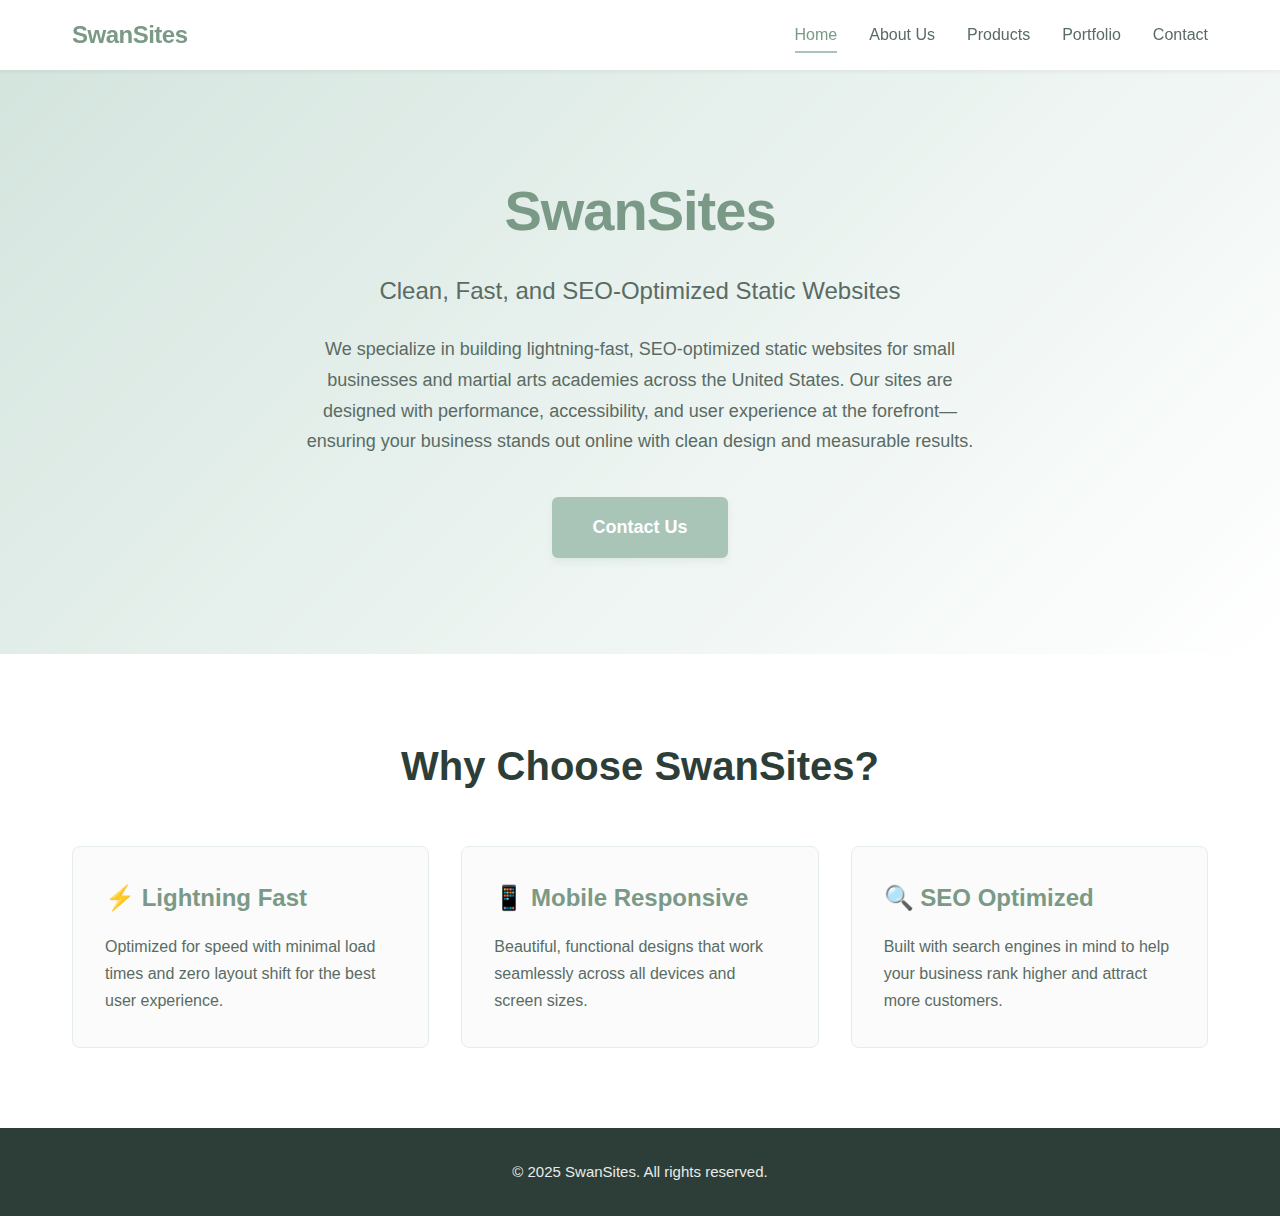
<file: index.html>
<!DOCTYPE html>
<html lang="en">
<head>
    <meta charset="UTF-8">
    <meta name="viewport" content="width=device-width, initial-scale=1.0">
    <meta name="description" content="SwanSites builds fast, SEO-optimized static websites for small businesses and martial arts gyms across the U.S.">
    <meta name="keywords" content="SwanSites, static websites, web design, martial arts websites, SEO, front-end, back-end, responsive design">
    <meta name="author" content="SwanSites">
    
    <!-- Open Graph Tags -->
    <meta property="og:title" content="SwanSites | Static Web Design & MMA Website Specialists">
    <meta property="og:description" content="SwanSites builds fast, SEO-optimized static websites for small businesses and martial arts gyms across the U.S.">
    <meta property="og:type" content="website">
    <meta property="og:url" content="https://swansites.com">
    
    <title>SwanSites | Static Web Design & MMA Website Specialists</title>
    
    <!-- Favicon -->
    <link rel="icon" href="data:image/svg+xml,<svg xmlns='http://www.w3.org/2000/svg' viewBox='0 0 100 100'><text y='.9em' font-size='90'>🦢</text></svg>">
    
    <link rel="stylesheet" href="styles.css">
</head>
<body>
    <header>
        <nav aria-label="Main navigation">
            <div class="nav-container">
                <div class="logo">SwanSites</div>
                <ul class="nav-links">
                    <li><a href="index.html" class="active" aria-current="page">Home</a></li>
                    <li><a href="about.html">About Us</a></li>
                    <li><a href="products.html">Products</a></li>
                    <li><a href="portfolio.html">Portfolio</a></li>
                    <li><a href="contact.html">Contact</a></li>
                </ul>
            </div>
        </nav>
    </header>

    <main>
        <section class="hero">
            <div class="container">
                <h1>SwanSites</h1>
                <p class="tagline">Clean, Fast, and SEO-Optimized Static Websites</p>
                <p class="hero-description">
                    We specialize in building lightning-fast, SEO-optimized static websites for small businesses and martial arts academies across the United States. Our sites are designed with performance, accessibility, and user experience at the forefront—ensuring your business stands out online with clean design and measurable results.
                </p>
                <a href="contact.html" class="cta-button">Contact Us</a>
            </div>
        </section>

        <section class="features">
            <div class="container">
                <h2>Why Choose SwanSites?</h2>
                <div class="feature-grid">
                    <article class="feature-card">
                        <h3>⚡ Lightning Fast</h3>
                        <p>Optimized for speed with minimal load times and zero layout shift for the best user experience.</p>
                    </article>
                    <article class="feature-card">
                        <h3>📱 Mobile Responsive</h3>
                        <p>Beautiful, functional designs that work seamlessly across all devices and screen sizes.</p>
                    </article>
                    <article class="feature-card">
                        <h3>🔍 SEO Optimized</h3>
                        <p>Built with search engines in mind to help your business rank higher and attract more customers.</p>
                    </article>
                </div>
            </div>
        </section>
    </main>

    <footer>
        <div class="container">
            <p>&copy; 2025 SwanSites. All rights reserved.</p>
        </div>
    </footer>

    <script src="script.js"></script>
</body>
</html>
</file>
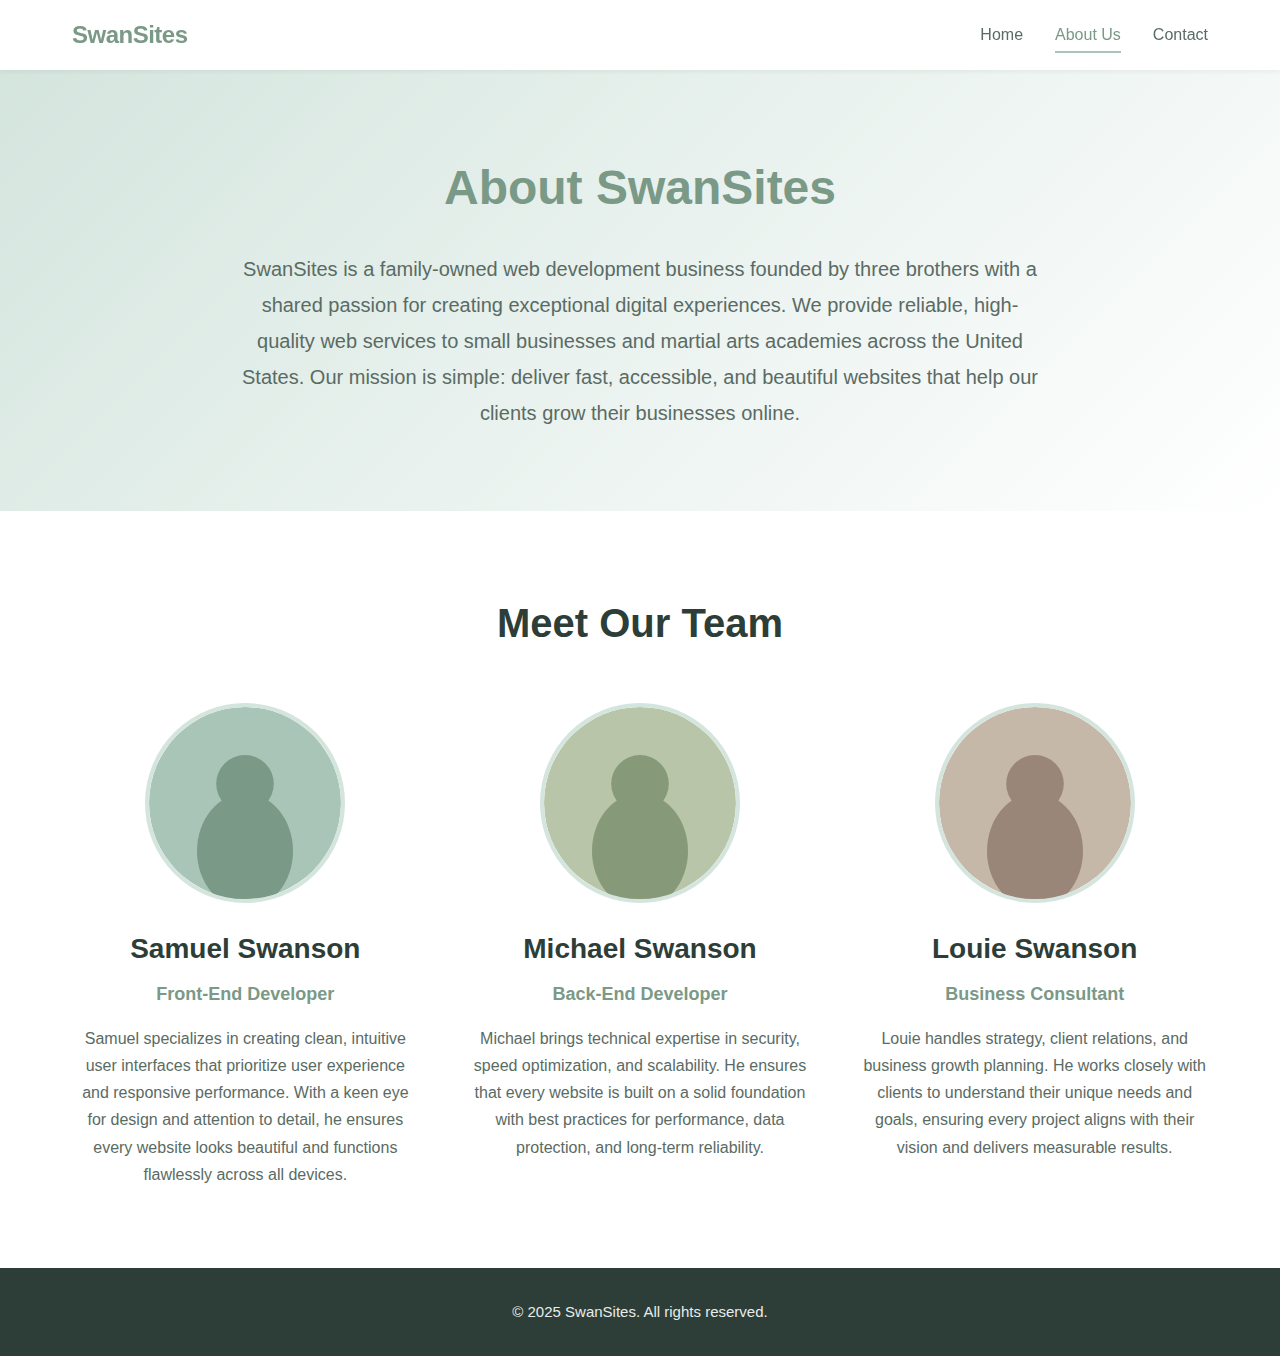
<file: about.html>
<!DOCTYPE html>
<html lang="en">
<head>
    <meta charset="UTF-8">
    <meta name="viewport" content="width=device-width, initial-scale=1.0">
    <meta name="description" content="Meet the SwanSites team - Samuel, Michael, and Louie Swanson. A family business providing reliable web services nationwide.">
    <meta name="keywords" content="SwanSites, static websites, web design, martial arts websites, SEO, front-end, back-end, responsive design">
    <meta name="author" content="SwanSites">
    
    <!-- Open Graph Tags -->
    <meta property="og:title" content="About Us | SwanSites">
    <meta property="og:description" content="Meet the SwanSites team - Samuel, Michael, and Louie Swanson. A family business providing reliable web services nationwide.">
    <meta property="og:type" content="website">
    <meta property="og:url" content="https://swansites.com/about.html">
    
    <title>About Us | SwanSites</title>
    
    <!-- Favicon -->
    <link rel="icon" href="data:image/svg+xml,<svg xmlns='http://www.w3.org/2000/svg' viewBox='0 0 100 100'><text y='.9em' font-size='90'>🦢</text></svg>">
    
    <link rel="stylesheet" href="styles.css">
</head>
<body>
    <header>
        <nav aria-label="Main navigation">
            <div class="nav-container">
                <div class="logo">SwanSites</div>
                <ul class="nav-links">
                    <li><a href="index.html">Home</a></li>
                    <li><a href="about.html" class="active" aria-current="page">About Us</a></li>
                    <li><a href="contact.html">Contact</a></li>
                </ul>
            </div>
        </nav>
    </header>

    <main>
        <section class="about-hero">
            <div class="container">
                <h1>About SwanSites</h1>
                <p class="mission-statement">
                    SwanSites is a family-owned web development business founded by three brothers with a shared passion for creating exceptional digital experiences. We provide reliable, high-quality web services to small businesses and martial arts academies across the United States. Our mission is simple: deliver fast, accessible, and beautiful websites that help our clients grow their businesses online.
                </p>
            </div>
        </section>

        <section class="team">
            <div class="container">
                <h2>Meet Our Team</h2>
                <div class="team-grid">
                    <article class="team-member">
                        <div class="member-photo" role="img" aria-label="Samuel Swanson">
                            <svg xmlns="http://www.w3.org/2000/svg" viewBox="0 0 200 200" width="200" height="200">
                                <circle cx="100" cy="100" r="100" fill="#a8c5b8"/>
                                <circle cx="100" cy="80" r="30" fill="#7a9986"/>
                                <ellipse cx="100" cy="150" rx="50" ry="60" fill="#7a9986"/>
                            </svg>
                        </div>
                        <h3>Samuel Swanson</h3>
                        <p class="role">Front-End Developer</p>
                        <p class="bio">
                            Samuel specializes in creating clean, intuitive user interfaces that prioritize user experience and responsive performance. With a keen eye for design and attention to detail, he ensures every website looks beautiful and functions flawlessly across all devices.
                        </p>
                    </article>

                    <article class="team-member">
                        <div class="member-photo" role="img" aria-label="Michael Swanson">
                            <svg xmlns="http://www.w3.org/2000/svg" viewBox="0 0 200 200" width="200" height="200">
                                <circle cx="100" cy="100" r="100" fill="#b8c5a8"/>
                                <circle cx="100" cy="80" r="30" fill="#869979"/>
                                <ellipse cx="100" cy="150" rx="50" ry="60" fill="#869979"/>
                            </svg>
                        </div>
                        <h3>Michael Swanson</h3>
                        <p class="role">Back-End Developer</p>
                        <p class="bio">
                            Michael brings technical expertise in security, speed optimization, and scalability. He ensures that every website is built on a solid foundation with best practices for performance, data protection, and long-term reliability.
                        </p>
                    </article>

                    <article class="team-member">
                        <div class="member-photo" role="img" aria-label="Louie Swanson">
                            <svg xmlns="http://www.w3.org/2000/svg" viewBox="0 0 200 200" width="200" height="200">
                                <circle cx="100" cy="100" r="100" fill="#c5b8a8"/>
                                <circle cx="100" cy="80" r="30" fill="#998679"/>
                                <ellipse cx="100" cy="150" rx="50" ry="60" fill="#998679"/>
                            </svg>
                        </div>
                        <h3>Louie Swanson</h3>
                        <p class="role">Business Consultant</p>
                        <p class="bio">
                            Louie handles strategy, client relations, and business growth planning. He works closely with clients to understand their unique needs and goals, ensuring every project aligns with their vision and delivers measurable results.
                        </p>
                    </article>
                </div>
            </div>
        </section>
    </main>

    <footer>
        <div class="container">
            <p>&copy; 2025 SwanSites. All rights reserved.</p>
        </div>
    </footer>

    <script src="script.js"></script>
</body>
</html>
</file>
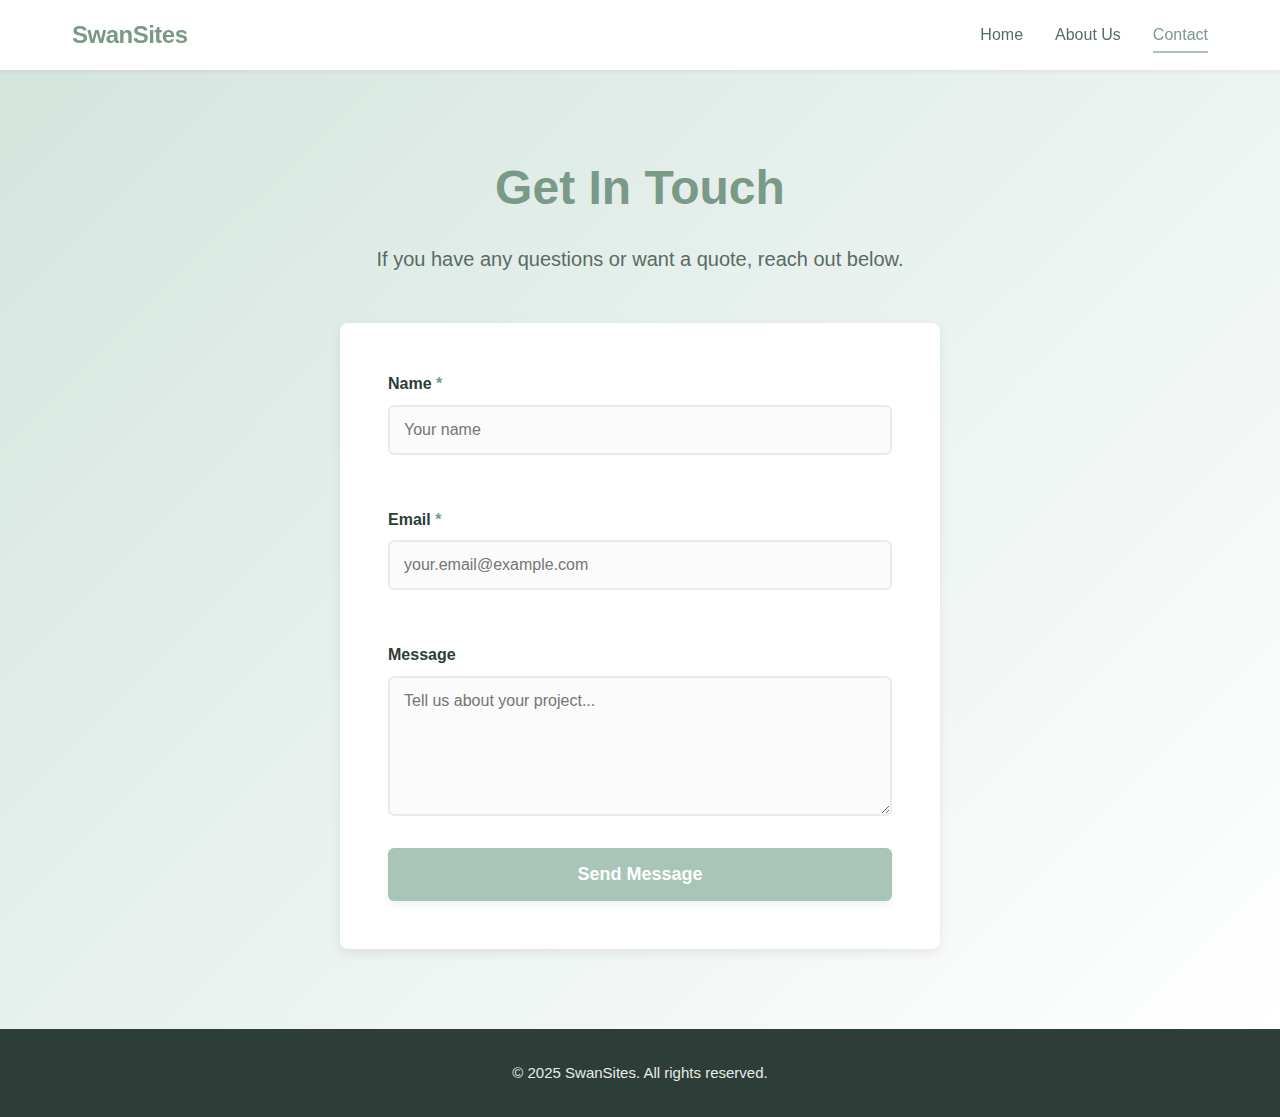
<file: contact.html>
<!DOCTYPE html>
<html lang="en">
<head>
    <meta charset="UTF-8">
    <meta name="viewport" content="width=device-width, initial-scale=1.0">
    <meta name="description" content="Contact SwanSites for a quote on your next website project. We specialize in static websites for small businesses and martial arts gyms.">
    <meta name="keywords" content="SwanSites, static websites, web design, martial arts websites, SEO, contact, quote">
    <meta name="author" content="SwanSites">
    
    <!-- Open Graph Tags -->
    <meta property="og:title" content="Contact Us | SwanSites">
    <meta property="og:description" content="Contact SwanSites for a quote on your next website project. We specialize in static websites for small businesses and martial arts gyms.">
    <meta property="og:type" content="website">
    <meta property="og:url" content="https://swansites.com/contact.html">
    
    <title>Contact Us | SwanSites</title>
    
    <!-- Favicon -->
    <link rel="icon" href="data:image/svg+xml,<svg xmlns='http://www.w3.org/2000/svg' viewBox='0 0 100 100'><text y='.9em' font-size='90'>🦢</text></svg>">
    
    <link rel="stylesheet" href="styles.css">
</head>
<body>
    <header>
        <nav aria-label="Main navigation">
            <div class="nav-container">
                <div class="logo">SwanSites</div>
                <ul class="nav-links">
                    <li><a href="index.html">Home</a></li>
                    <li><a href="about.html">About Us</a></li>
                    <li><a href="contact.html" class="active" aria-current="page">Contact</a></li>
                </ul>
            </div>
        </nav>
    </header>

    <main>
        <section class="contact-section">
            <div class="container">
                <h1>Get In Touch</h1>
                <p class="contact-intro">If you have any questions or want a quote, reach out below.</p>
                
                <form id="contactForm" class="contact-form" novalidate>
                    <div class="form-group">
                        <label for="name">Name <span class="required">*</span></label>
                        <input 
                            type="text" 
                            id="name" 
                            name="name" 
                            required 
                            aria-required="true"
                            placeholder="Your name"
                        >
                        <span class="error-message" id="nameError"></span>
                    </div>

                    <div class="form-group">
                        <label for="email">Email <span class="required">*</span></label>
                        <input 
                            type="email" 
                            id="email" 
                            name="email" 
                            required 
                            aria-required="true"
                            placeholder="your.email@example.com"
                        >
                        <span class="error-message" id="emailError"></span>
                    </div>

                    <div class="form-group">
                        <label for="message">Message</label>
                        <textarea 
                            id="message" 
                            name="message" 
                            rows="6"
                            placeholder="Tell us about your project..."
                        ></textarea>
                    </div>

                    <button type="submit" class="submit-button">Send Message</button>
                </form>

                <div id="successMessage" class="success-message" style="display: none;">
                    <p>✓ Thank you for reaching out! We'll get back to you soon.</p>
                </div>
            </div>
        </section>
    </main>

    <footer>
        <div class="container">
            <p>&copy; 2025 SwanSites. All rights reserved.</p>
        </div>
    </footer>

    <script src="script.js"></script>
</body>
</html>
</file>
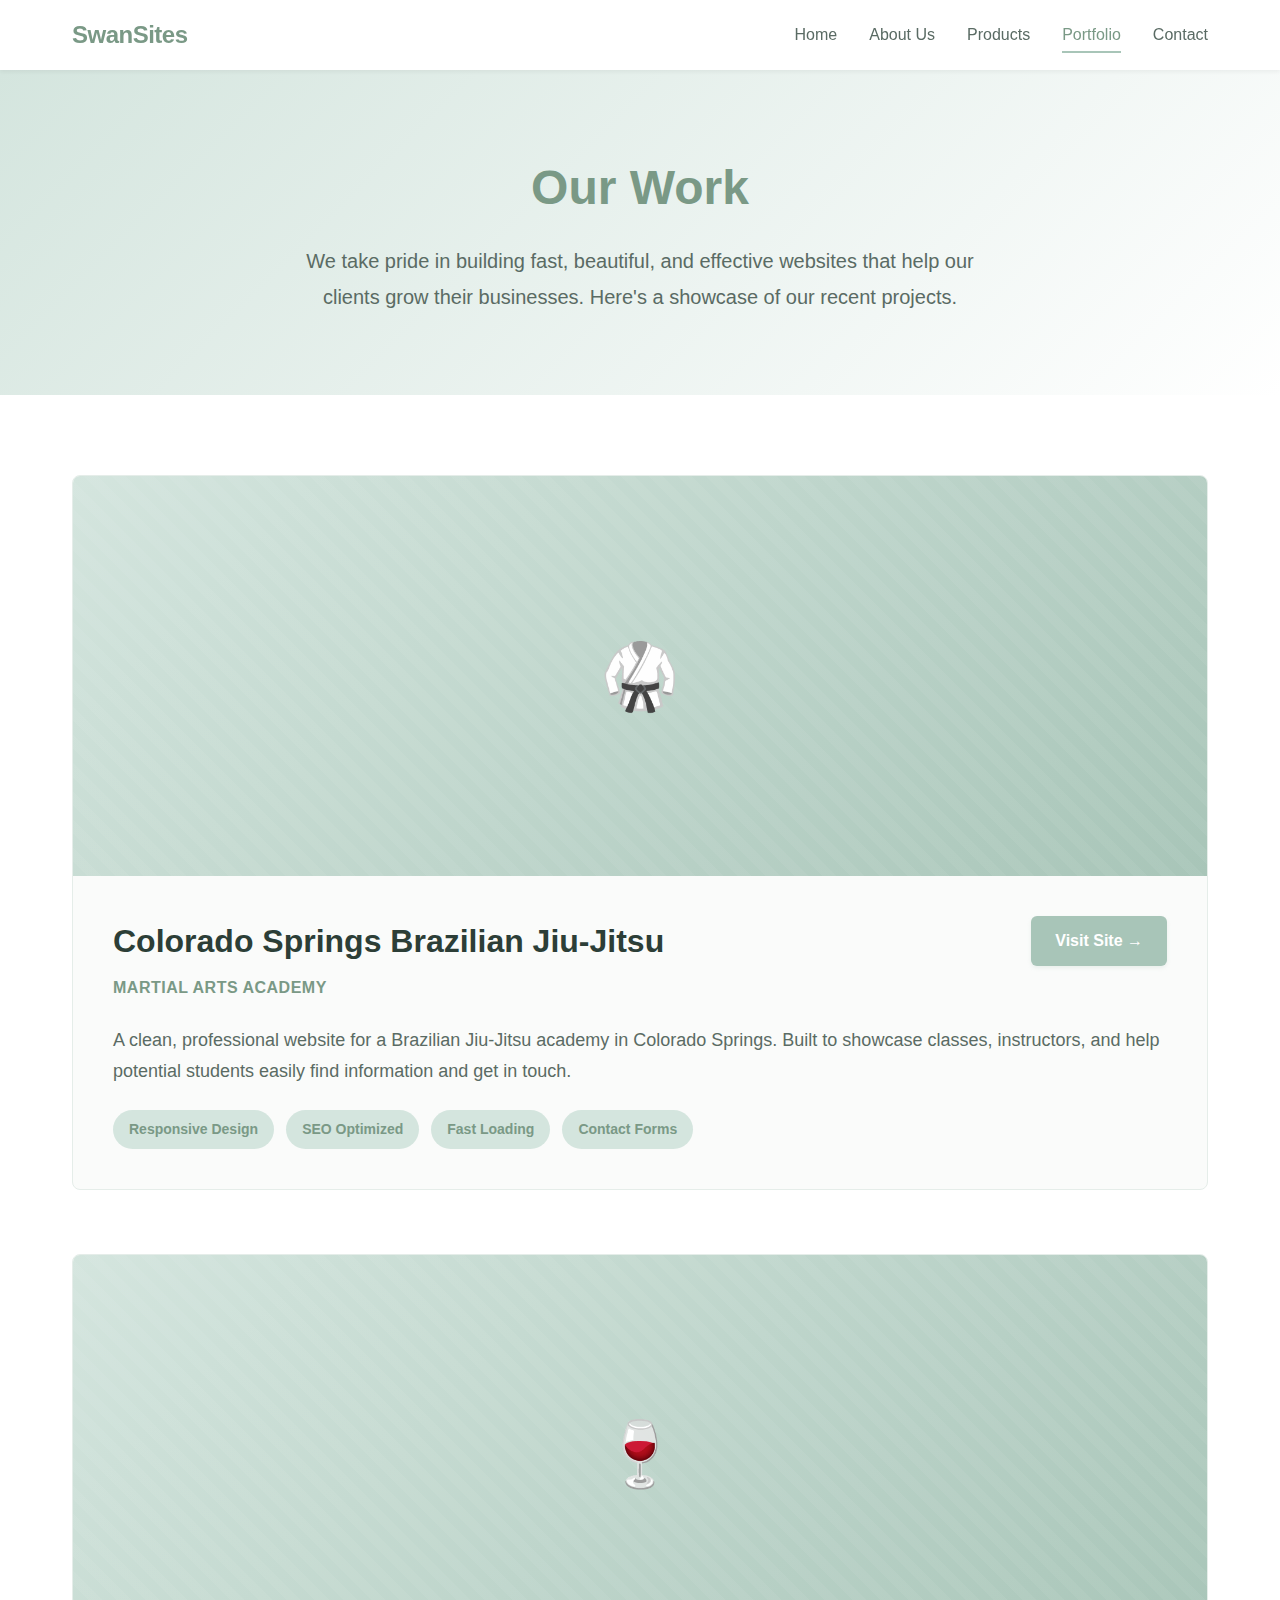
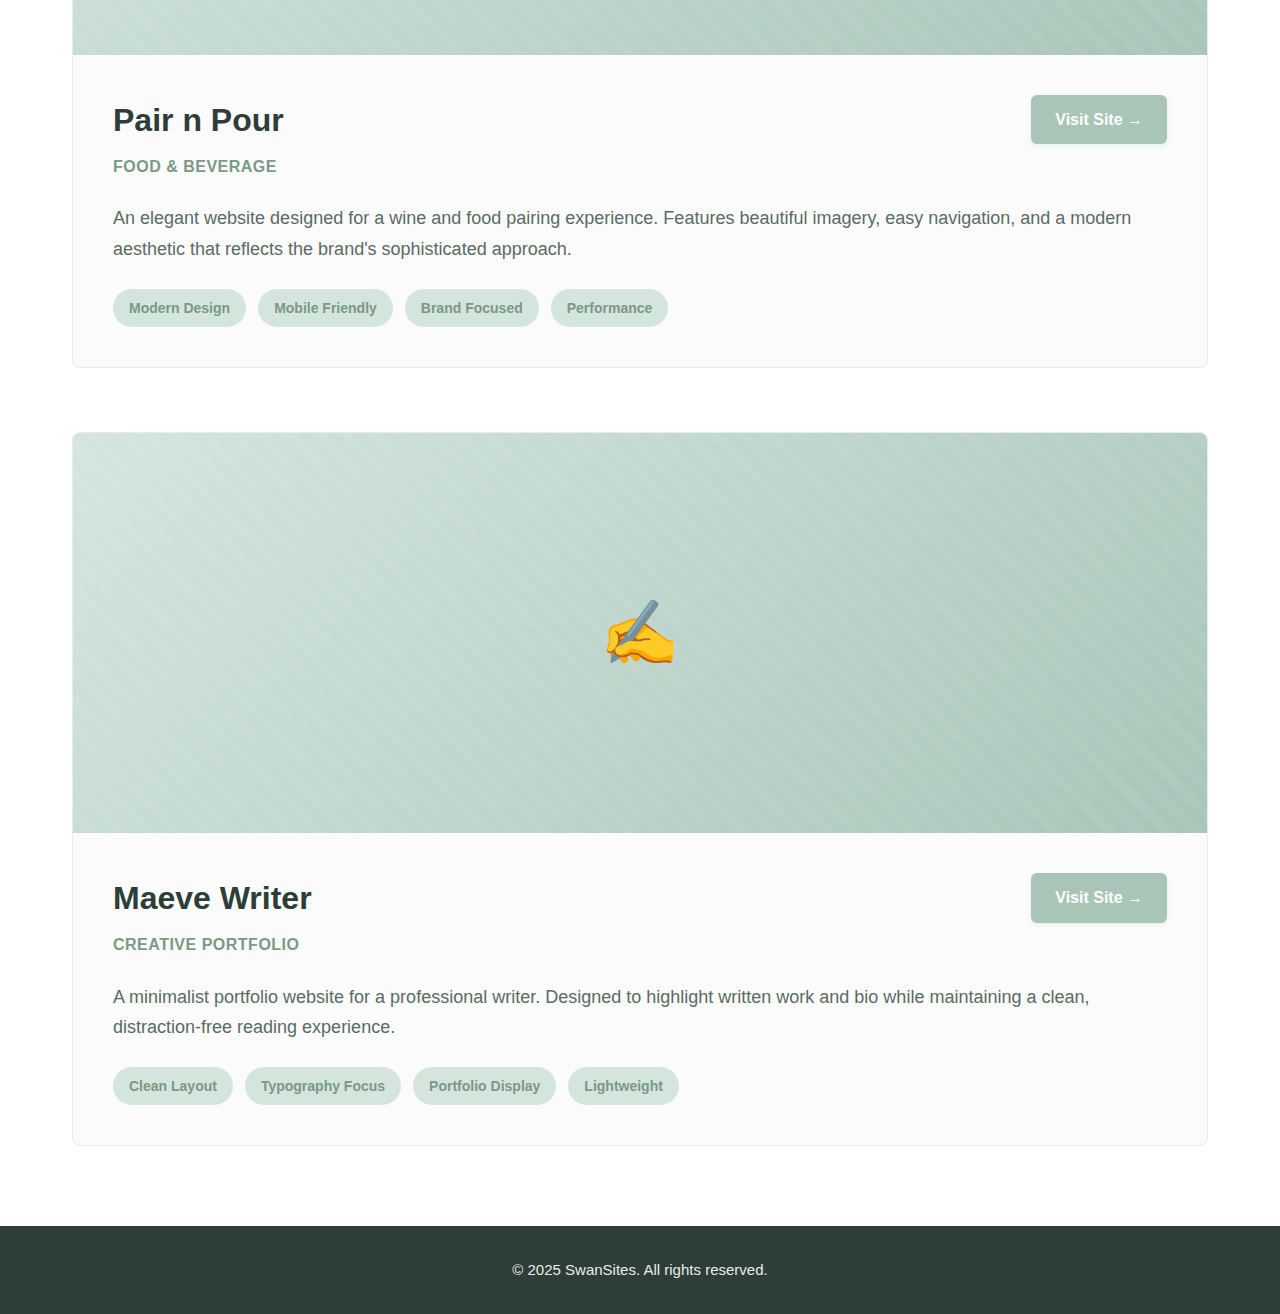
<file: portfolio.html>
<!DOCTYPE html>
<html lang="en">
<head>
    <meta charset="UTF-8">
    <meta name="viewport" content="width=device-width, initial-scale=1.0">
    <meta name="description" content="View our portfolio of fast, SEO-optimized static websites for small businesses and martial arts gyms.">
    <title>Portfolio | SwanSites</title>
    <link rel="icon" href="data:image/svg+xml,<svg xmlns='http://www.w3.org/2000/svg' viewBox='0 0 100 100'><text y='.9em' font-size='90'>🦢</text></svg>">
    <style>
        * {
            margin: 0;
            padding: 0;
            box-sizing: border-box;
        }

        :root {
            --sage-green: #a8c5b8;
            --sage-dark: #7a9986;
            --sage-light: #d4e5de;
            --text-dark: #2c3e37;
            --text-medium: #5a6b64;
            --text-light: #8a9b94;
            --white: #ffffff;
            --off-white: #fafbfa;
            --border-light: #e5ede9;
        }

        html {
            font-size: 16px;
            scroll-behavior: smooth;
        }

        body {
            font-family: -apple-system, BlinkMacSystemFont, 'Segoe UI', 'Inter', 'Lato', 'Helvetica Neue', Arial, sans-serif;
            line-height: 1.6;
            color: var(--text-dark);
            background-color: var(--off-white);
        }

        header {
            background-color: var(--white);
            box-shadow: 0 2px 4px rgba(0, 0, 0, 0.05);
            position: sticky;
            top: 0;
            z-index: 1000;
        }

        .nav-container {
            max-width: 1200px;
            margin: 0 auto;
            padding: 1rem 2rem;
            display: flex;
            justify-content: space-between;
            align-items: center;
        }

        .logo {
            font-size: 1.5rem;
            font-weight: 700;
            color: var(--sage-dark);
            letter-spacing: -0.5px;
        }

        .nav-links {
            display: flex;
            list-style: none;
            gap: 2rem;
        }

        .nav-links a {
            text-decoration: none;
            color: var(--text-medium);
            font-weight: 500;
            transition: color 0.3s ease;
            padding: 0.5rem 0;
        }

        .nav-links a:hover,
        .nav-links a:focus {
            color: var(--sage-dark);
            outline: none;
        }

        .nav-links a.active {
            color: var(--sage-dark);
            border-bottom: 2px solid var(--sage-green);
        }

        .container {
            max-width: 1200px;
            margin: 0 auto;
            padding: 0 2rem;
        }

        .portfolio-hero {
            background: linear-gradient(135deg, var(--sage-light) 0%, var(--white) 100%);
            padding: 5rem 0;
            text-align: center;
        }

        .portfolio-hero h1 {
            font-size: 3rem;
            color: var(--sage-dark);
            margin-bottom: 1rem;
            font-weight: 700;
        }

        .portfolio-intro {
            font-size: 1.25rem;
            color: var(--text-medium);
            max-width: 700px;
            margin: 0 auto;
            line-height: 1.8;
        }

        .portfolio-section {
            padding: 5rem 0;
            background-color: var(--white);
        }

        .portfolio-grid {
            display: grid;
            gap: 4rem;
        }

        .project-card {
            background-color: var(--off-white);
            border-radius: 8px;
            overflow: hidden;
            border: 1px solid var(--border-light);
            transition: transform 0.3s ease, box-shadow 0.3s ease;
        }

        .project-card:hover {
            transform: translateY(-4px);
            box-shadow: 0 12px 24px rgba(0, 0, 0, 0.1);
        }

        .project-image {
            width: 100%;
            height: 400px;
            background: linear-gradient(135deg, var(--sage-light) 0%, var(--sage-green) 100%);
            display: flex;
            align-items: center;
            justify-content: center;
            position: relative;
            overflow: hidden;
        }

        .project-image::before {
            content: '';
            position: absolute;
            top: 0;
            left: 0;
            right: 0;
            bottom: 0;
            background: repeating-linear-gradient(
                45deg,
                transparent,
                transparent 10px,
                rgba(255, 255, 255, 0.05) 10px,
                rgba(255, 255, 255, 0.05) 20px
            );
        }

        .project-preview {
            font-size: 4rem;
            color: var(--white);
            position: relative;
            z-index: 1;
        }

        .project-content {
            padding: 2.5rem;
        }

        .project-header {
            display: flex;
            justify-content: space-between;
            align-items: flex-start;
            margin-bottom: 1.5rem;
            flex-wrap: wrap;
            gap: 1rem;
        }

        .project-title {
            font-size: 2rem;
            color: var(--text-dark);
            font-weight: 700;
            margin-bottom: 0.5rem;
        }

        .project-type {
            color: var(--sage-dark);
            font-weight: 600;
            font-size: 1rem;
            text-transform: uppercase;
            letter-spacing: 0.5px;
        }

        .project-link {
            display: inline-flex;
            align-items: center;
            gap: 0.5rem;
            background-color: var(--sage-green);
            color: var(--white);
            padding: 0.75rem 1.5rem;
            text-decoration: none;
            border-radius: 6px;
            font-weight: 600;
            transition: all 0.3s ease;
            box-shadow: 0 2px 4px rgba(168, 197, 184, 0.2);
        }

        .project-link:hover,
        .project-link:focus {
            background-color: var(--sage-dark);
            transform: translateY(-2px);
            box-shadow: 0 4px 8px rgba(168, 197, 184, 0.3);
            outline: none;
        }

        .project-description {
            color: var(--text-medium);
            font-size: 1.125rem;
            line-height: 1.7;
            margin-bottom: 1.5rem;
        }

        .project-features {
            display: flex;
            flex-wrap: wrap;
            gap: 0.75rem;
            margin-top: 1.5rem;
        }

        .feature-tag {
            background-color: var(--sage-light);
            color: var(--sage-dark);
            padding: 0.5rem 1rem;
            border-radius: 20px;
            font-size: 0.875rem;
            font-weight: 600;
        }

        footer {
            background-color: var(--text-dark);
            color: var(--white);
            padding: 2rem 0;
            text-align: center;
        }

        footer p {
            margin: 0;
            font-size: 0.938rem;
            opacity: 0.9;
        }

        @media (max-width: 768px) {
            .nav-container {
                flex-direction: column;
                gap: 1rem;
                padding: 1rem;
            }

            .nav-links {
                gap: 1.5rem;
            }

            .portfolio-hero h1 {
                font-size: 2rem;
            }

            .portfolio-intro {
                font-size: 1.125rem;
            }

            .project-image {
                height: 300px;
            }

            .project-preview {
                font-size: 3rem;
            }

            .project-content {
                padding: 2rem 1.5rem;
            }

            .project-title {
                font-size: 1.75rem;
            }

            .project-header {
                flex-direction: column;
            }
        }

        @media (max-width: 480px) {
            .container {
                padding: 0 1rem;
            }

            .portfolio-hero {
                padding: 4rem 0;
            }

            .project-content {
                padding: 1.5rem 1rem;
            }

            .portfolio-section {
                padding: 3rem 0;
            }
        }
    </style>
</head>
<body>
    <header>
        <nav aria-label="Main navigation">
            <div class="nav-container">
                <div class="logo">SwanSites</div>
                <ul class="nav-links">
                    <li><a href="index.html">Home</a></li>
                    <li><a href="about.html">About Us</a></li>
                    <li><a href="products.html">Products</a></li>
                    <li><a href="portfolio.html" class="active" aria-current="page">Portfolio</a></li>
                    <li><a href="contact.html">Contact</a></li>
                </ul>
            </div>
        </nav>
    </header>

    <main>
        <section class="portfolio-hero">
            <div class="container">
                <h1>Our Work</h1>
                <p class="portfolio-intro">
                    We take pride in building fast, beautiful, and effective websites that help our clients grow their businesses. Here's a showcase of our recent projects.
                </p>
            </div>
        </section>

        <section class="portfolio-section">
            <div class="container">
                <div class="portfolio-grid">
                    
                    <!-- Project 1: CSBJJ -->
                    <article class="project-card">
                        <div class="project-image">
                            <div class="project-preview">🥋</div>
                        </div>
                        <div class="project-content">
                            <div class="project-header">
                                <div>
                                    <h2 class="project-title">Colorado Springs Brazilian Jiu-Jitsu</h2>
                                    <span class="project-type">Martial Arts Academy</span>
                                </div>
                                <a href="https://csbjj.com" target="_blank" rel="noopener noreferrer" class="project-link">
                                    Visit Site →
                                </a>
                            </div>
                            <p class="project-description">
                                A clean, professional website for a Brazilian Jiu-Jitsu academy in Colorado Springs. Built to showcase classes, instructors, and help potential students easily find information and get in touch.
                            </p>
                            <div class="project-features">
                                <span class="feature-tag">Responsive Design</span>
                                <span class="feature-tag">SEO Optimized</span>
                                <span class="feature-tag">Fast Loading</span>
                                <span class="feature-tag">Contact Forms</span>
                            </div>
                        </div>
                    </article>

                    <!-- Project 2: Pair n Pour -->
                    <article class="project-card">
                        <div class="project-image">
                            <div class="project-preview">🍷</div>
                        </div>
                        <div class="project-content">
                            <div class="project-header">
                                <div>
                                    <h2 class="project-title">Pair n Pour</h2>
                                    <span class="project-type">Food & Beverage</span>
                                </div>
                                <a href="https://pair-n-pour.com/" target="_blank" rel="noopener noreferrer" class="project-link">
                                    Visit Site →
                                </a>
                            </div>
                            <p class="project-description">
                                An elegant website designed for a wine and food pairing experience. Features beautiful imagery, easy navigation, and a modern aesthetic that reflects the brand's sophisticated approach.
                            </p>
                            <div class="project-features">
                                <span class="feature-tag">Modern Design</span>
                                <span class="feature-tag">Mobile Friendly</span>
                                <span class="feature-tag">Brand Focused</span>
                                <span class="feature-tag">Performance</span>
                            </div>
                        </div>
                    </article>

                    <!-- Project 3: Maeve Writer -->
                    <article class="project-card">
                        <div class="project-image">
                            <div class="project-preview">✍️</div>
                        </div>
                        <div class="project-content">
                            <div class="project-header">
                                <div>
                                    <h2 class="project-title">Maeve Writer</h2>
                                    <span class="project-type">Creative Portfolio</span>
                                </div>
                                <a href="https://maevewriter.com/" target="_blank" rel="noopener noreferrer" class="project-link">
                                    Visit Site →
                                </a>
                            </div>
                            <p class="project-description">
                                A minimalist portfolio website for a professional writer. Designed to highlight written work and bio while maintaining a clean, distraction-free reading experience.
                            </p>
                            <div class="project-features">
                                <span class="feature-tag">Clean Layout</span>
                                <span class="feature-tag">Typography Focus</span>
                                <span class="feature-tag">Portfolio Display</span>
                                <span class="feature-tag">Lightweight</span>
                            </div>
                        </div>
                    </article>

                </div>
            </div>
        </section>
    </main>

    <footer>
        <div class="container">
            <p>&copy; 2025 SwanSites. All rights reserved.</p>
        </div>
    </footer>
</body>
</html>
</file>
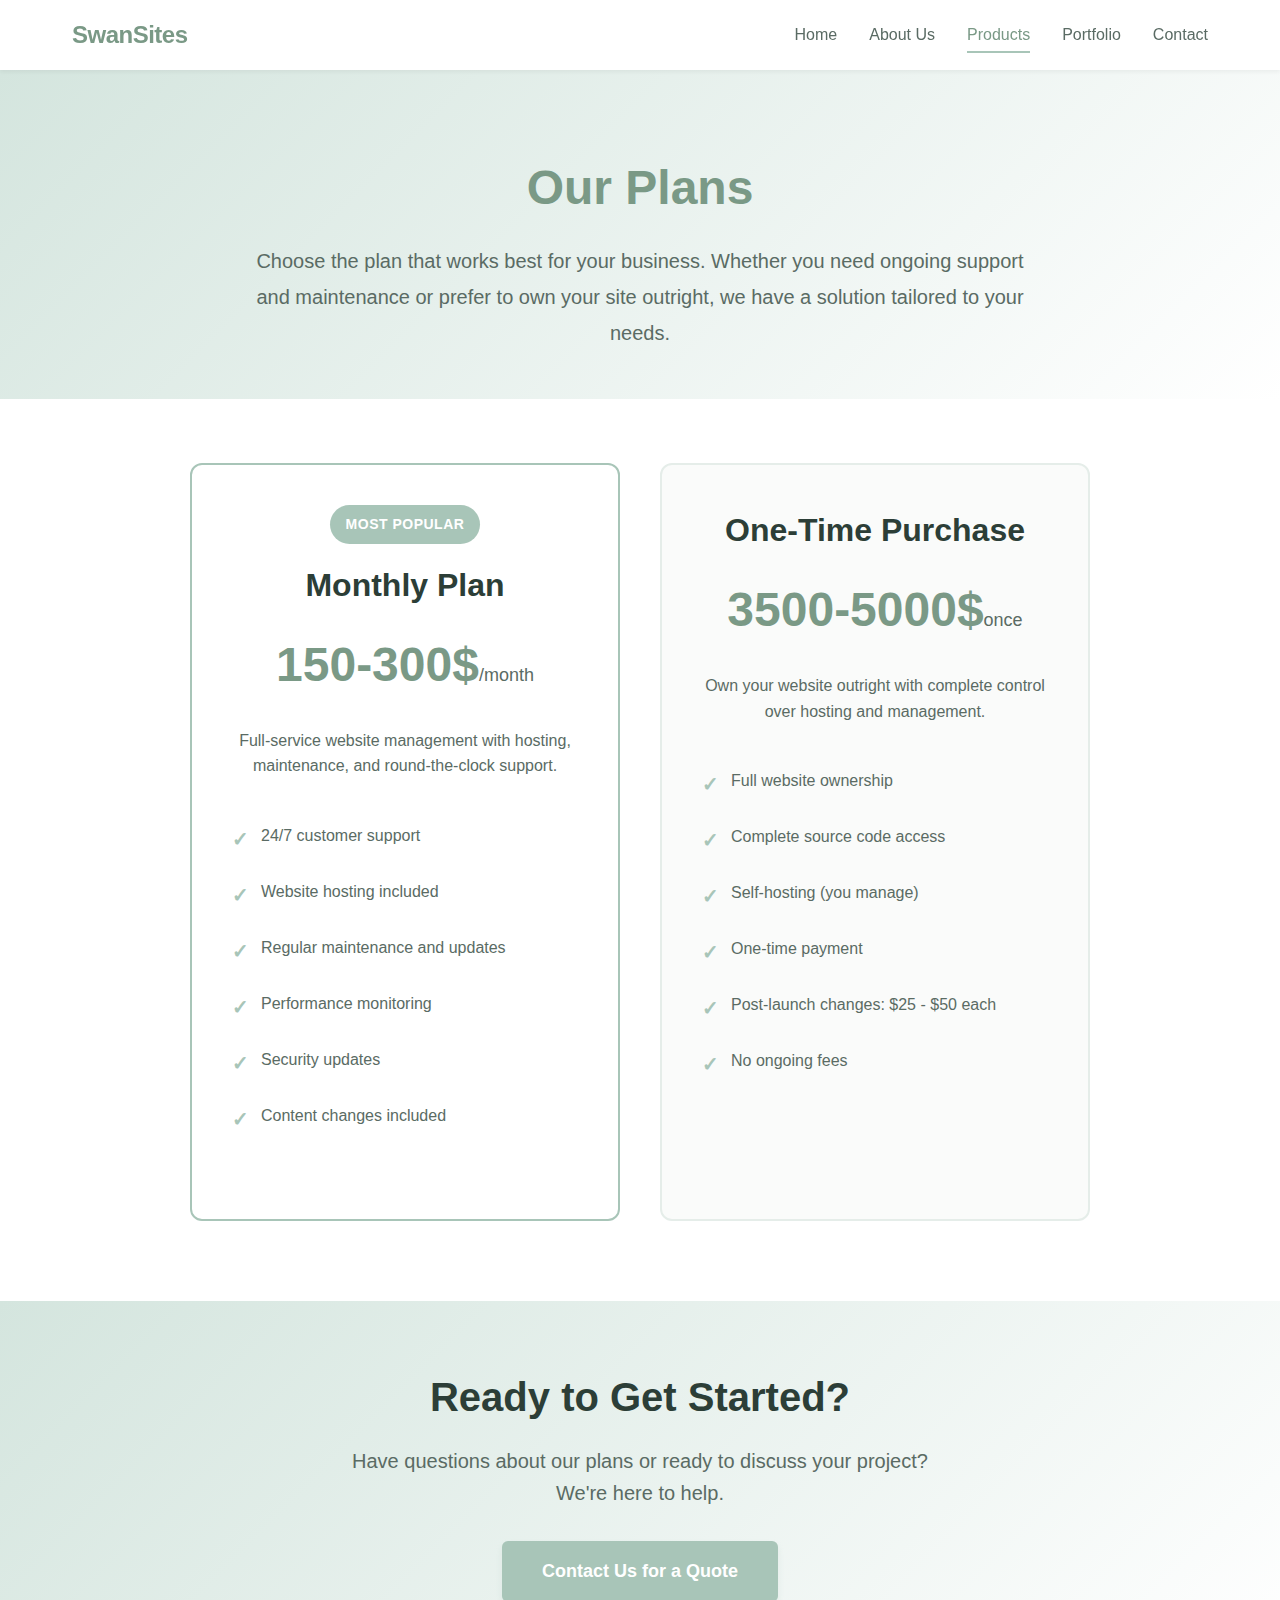
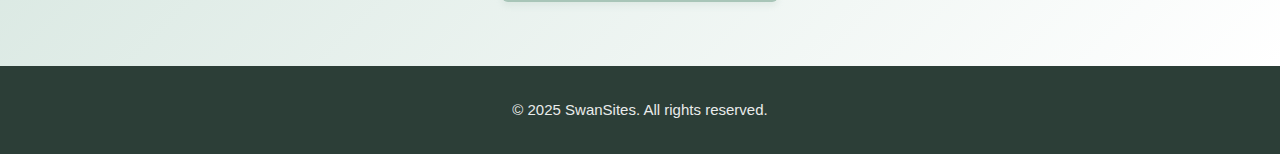
<file: products.html>
<!DOCTYPE html>
<html lang="en">
<head>
    <meta charset="UTF-8">
    <meta name="viewport" content="width=device-width, initial-scale=1.0">
    <meta name="description" content="SwanSites pricing plans - Choose between our monthly managed plan or one-time purchase option.">
    <meta name="keywords" content="SwanSites, pricing, web design plans, website hosting, managed websites">
    <meta name="author" content="SwanSites">
    
    <title>Our Products | SwanSites</title>
    
    <!-- Favicon -->
    <link rel="icon" href="data:image/svg+xml,<svg xmlns='http://www.w3.org/2000/svg' viewBox='0 0 100 100'><text y='.9em' font-size='90'>🦢</text></svg>">
    
    <link rel="stylesheet" href="styles.css">
    <style>
        .products-hero {
            background: linear-gradient(135deg, var(--sage-light) 0%, var(--white) 100%);
            padding: 5rem 0 3rem;
        }

        .products-hero h1 {
            font-size: 3rem;
            color: var(--sage-dark);
            margin-bottom: 1rem;
            text-align: center;
            font-weight: 700;
        }

        .products-intro {
            font-size: 1.25rem;
            color: var(--text-medium);
            line-height: 1.8;
            max-width: 800px;
            margin: 0 auto;
            text-align: center;
        }

        .pricing-section {
            padding: 4rem 0 5rem;
            background-color: var(--white);
        }

        .pricing-grid {
            display: grid;
            grid-template-columns: repeat(auto-fit, minmax(320px, 1fr));
            gap: 2.5rem;
            max-width: 900px;
            margin: 0 auto;
        }

        .pricing-card {
            background-color: var(--off-white);
            border: 2px solid var(--border-light);
            border-radius: 12px;
            padding: 2.5rem;
            text-align: center;
            transition: transform 0.3s ease, box-shadow 0.3s ease, border-color 0.3s ease;
            position: relative;
        }

        .pricing-card:hover {
            transform: translateY(-8px);
            box-shadow: 0 12px 24px rgba(0, 0, 0, 0.1);
            border-color: var(--sage-green);
        }

        .pricing-card.featured {
            border-color: var(--sage-green);
            background-color: var(--white);
        }

        .plan-badge {
            display: inline-block;
            background-color: var(--sage-green);
            color: var(--white);
            padding: 0.5rem 1rem;
            border-radius: 20px;
            font-size: 0.875rem;
            font-weight: 600;
            margin-bottom: 1rem;
            text-transform: uppercase;
            letter-spacing: 0.5px;
        }

        .pricing-card h3 {
            font-size: 2rem;
            color: var(--text-dark);
            margin-bottom: 0.5rem;
            font-weight: 700;
        }

        .price {
            font-size: 3rem;
            color: var(--sage-dark);
            font-weight: 700;
            margin: 1rem 0;
        }

        .price-period {
            font-size: 1.125rem;
            color: var(--text-medium);
            font-weight: 500;
        }

        .plan-description {
            color: var(--text-medium);
            font-size: 1rem;
            margin: 1.5rem 0;
            line-height: 1.6;
        }

        .features-list {
            list-style: none;
            margin: 2rem 0;
            text-align: left;
        }

        .features-list li {
            padding: 0.75rem 0;
            color: var(--text-medium);
            display: flex;
            align-items: flex-start;
            gap: 0.75rem;
            line-height: 1.6;
        }

        .features-list li::before {
            content: "✓";
            color: var(--sage-green);
            font-weight: 700;
            font-size: 1.25rem;
            flex-shrink: 0;
        }

        .cta-section {
            padding: 4rem 0;
            background: linear-gradient(135deg, var(--sage-light) 0%, var(--white) 100%);
            text-align: center;
        }

        .cta-section h2 {
            font-size: 2.5rem;
            color: var(--text-dark);
            margin-bottom: 1rem;
            font-weight: 700;
        }

        .cta-section p {
            font-size: 1.25rem;
            color: var(--text-medium);
            margin-bottom: 2rem;
            max-width: 600px;
            margin-left: auto;
            margin-right: auto;
        }

        @media (max-width: 768px) {
            .products-hero h1 {
                font-size: 2.5rem;
            }

            .products-intro {
                font-size: 1.125rem;
            }

            .pricing-grid {
                gap: 2rem;
            }

            .pricing-card {
                padding: 2rem;
            }

            .price {
                font-size: 2.5rem;
            }

            .cta-section h2 {
                font-size: 2rem;
            }
        }

        @media (max-width: 480px) {
            .products-hero {
                padding: 4rem 0 2rem;
            }

            .products-hero h1 {
                font-size: 2rem;
            }

            .pricing-card {
                padding: 1.5rem;
            }

            .price {
                font-size: 2rem;
            }
        }
    </style>
</head>
<body>
    <header>
        <nav aria-label="Main navigation">
            <div class="nav-container">
                <div class="logo">SwanSites</div>
                <ul class="nav-links">
                    <li><a href="index.html">Home</a></li>
                    <li><a href="about.html">About Us</a></li>
                    <li><a href="products.html" class="active" aria-current="page">Products</a></li>
                    <li><a href="portfolio.html">Portfolio</a></li>
                    <li><a href="contact.html">Contact</a></li>
                </ul>
            </div>
        </nav>
    </header>

    <main>
        <section class="products-hero">
            <div class="container">
                <h1>Our Plans</h1>
                <p class="products-intro">
                    Choose the plan that works best for your business. Whether you need ongoing support and maintenance or prefer to own your site outright, we have a solution tailored to your needs.
                </p>
            </div>
        </section>

        <section class="pricing-section">
            <div class="container">
                <div class="pricing-grid">
                    <!-- Monthly Managed Plan -->
                    <article class="pricing-card featured">
                        <span class="plan-badge">Most Popular</span>
                        <h3>Monthly Plan</h3>
                        <div class="price">150-300$<span class="price-period">/month</span></div>
                        <p class="plan-description">
                            Full-service website management with hosting, maintenance, and round-the-clock support.
                        </p>
                        <ul class="features-list">
                            <li>24/7 customer support</li>
                            <li>Website hosting included</li>
                            <li>Regular maintenance and updates</li>
                            <li>Performance monitoring</li>
                            <li>Security updates</li>
                            <li>Content changes included</li>
                        </ul>
                    </article>

                    <!-- One-Time Purchase Plan -->
                    <article class="pricing-card">
                        <h3>One-Time Purchase</h3>
                        <div class="price">3500-5000$<span class="price-period">once</span></div>
                        <p class="plan-description">
                            Own your website outright with complete control over hosting and management.
                        </p>
                        <ul class="features-list">
                            <li>Full website ownership</li>
                            <li>Complete source code access</li>
                            <li>Self-hosting (you manage)</li>
                            <li>One-time payment</li>
                            <li>Post-launch changes: $25 - $50 each</li>
                            <li>No ongoing fees</li>
                        </ul>
                    </article>
                </div>
            </div>
        </section>

        <section class="cta-section">
            <div class="container">
                <h2>Ready to Get Started?</h2>
                <p>Have questions about our plans or ready to discuss your project? We're here to help.</p>
                <a href="contact.html" class="cta-button">Contact Us for a Quote</a>
            </div>
        </section>
    </main>

    <footer>
        <div class="container">
            <p>&copy; 2025 SwanSites. All rights reserved.</p>
        </div>
    </footer>
</body>
</html>
</file>
<file: styles.css>
/* CSS Reset & Base Styles */
* {
    margin: 0;
    padding: 0;
    box-sizing: border-box;
}

:root {
    --sage-green: #a8c5b8;
    --sage-dark: #7a9986;
    --sage-light: #d4e5de;
    --text-dark: #2c3e37;
    --text-medium: #5a6b64;
    --text-light: #8a9b94;
    --white: #ffffff;
    --off-white: #fafbfa;
    --border-light: #e5ede9;
}

html {
    font-size: 16px;
    scroll-behavior: smooth;
}

body {
    font-family: -apple-system, BlinkMacSystemFont, 'Segoe UI', 'Inter', 'Lato', 'Helvetica Neue', Arial, sans-serif;
    line-height: 1.6;
    color: var(--text-dark);
    background-color: var(--off-white);
}

/* Header & Navigation */
header {
    background-color: var(--white);
    box-shadow: 0 2px 4px rgba(0, 0, 0, 0.05);
    position: sticky;
    top: 0;
    z-index: 1000;
}

.nav-container {
    max-width: 1200px;
    margin: 0 auto;
    padding: 1rem 2rem;
    display: flex;
    justify-content: space-between;
    align-items: center;
}

.logo {
    font-size: 1.5rem;
    font-weight: 700;
    color: var(--sage-dark);
    letter-spacing: -0.5px;
}

.nav-links {
    display: flex;
    list-style: none;
    gap: 2rem;
}

.nav-links a {
    text-decoration: none;
    color: var(--text-medium);
    font-weight: 500;
    transition: color 0.3s ease;
    padding: 0.5rem 0;
}

.nav-links a:hover,
.nav-links a:focus {
    color: var(--sage-dark);
    outline: none;
}

.nav-links a.active {
    color: var(--sage-dark);
    border-bottom: 2px solid var(--sage-green);
}

/* Container */
.container {
    max-width: 1200px;
    margin: 0 auto;
    padding: 0 2rem;
}

/* Hero Section */
.hero {
    background: linear-gradient(135deg, var(--sage-light) 0%, var(--white) 100%);
    padding: 6rem 0;
    text-align: center;
}

.hero h1 {
    font-size: 3.5rem;
    font-weight: 700;
    color: var(--sage-dark);
    margin-bottom: 1rem;
    letter-spacing: -1px;
}

.tagline {
    font-size: 1.5rem;
    color: var(--text-medium);
    margin-bottom: 1.5rem;
    font-weight: 500;
}

.hero-description {
    font-size: 1.125rem;
    color: var(--text-medium);
    max-width: 700px;
    margin: 0 auto 2.5rem;
    line-height: 1.7;
}

.cta-button {
    display: inline-block;
    background-color: var(--sage-green);
    color: var(--white);
    padding: 1rem 2.5rem;
    text-decoration: none;
    border-radius: 6px;
    font-weight: 600;
    font-size: 1.125rem;
    transition: all 0.3s ease;
    box-shadow: 0 4px 6px rgba(168, 197, 184, 0.2);
}

.cta-button:hover,
.cta-button:focus {
    background-color: var(--sage-dark);
    transform: translateY(-2px);
    box-shadow: 0 6px 12px rgba(168, 197, 184, 0.3);
    outline: none;
}

/* Features Section */
.features {
    padding: 5rem 0;
    background-color: var(--white);
}

.features h2 {
    text-align: center;
    font-size: 2.5rem;
    color: var(--text-dark);
    margin-bottom: 3rem;
    font-weight: 700;
}

.feature-grid {
    display: grid;
    grid-template-columns: repeat(auto-fit, minmax(280px, 1fr));
    gap: 2rem;
}

.feature-card {
    background-color: var(--off-white);
    padding: 2rem;
    border-radius: 8px;
    border: 1px solid var(--border-light);
    transition: transform 0.3s ease, box-shadow 0.3s ease;
}

.feature-card:hover {
    transform: translateY(-4px);
    box-shadow: 0 8px 16px rgba(0, 0, 0, 0.08);
}

.feature-card h3 {
    font-size: 1.5rem;
    margin-bottom: 1rem;
    color: var(--sage-dark);
    font-weight: 600;
}

.feature-card p {
    color: var(--text-medium);
    line-height: 1.7;
}

/* About Page Styles */
.about-hero {
    background: linear-gradient(135deg, var(--sage-light) 0%, var(--white) 100%);
    padding: 5rem 0;
}

.about-hero h1 {
    font-size: 3rem;
    color: var(--sage-dark);
    margin-bottom: 1.5rem;
    text-align: center;
    font-weight: 700;
}

.mission-statement {
    font-size: 1.25rem;
    color: var(--text-medium);
    line-height: 1.8;
    max-width: 800px;
    margin: 0 auto;
    text-align: center;
}

/* Team Section */
.team {
    padding: 5rem 0;
    background-color: var(--white);
}

.team h2 {
    text-align: center;
    font-size: 2.5rem;
    color: var(--text-dark);
    margin-bottom: 3rem;
    font-weight: 700;
}

.team-grid {
    display: grid;
    grid-template-columns: repeat(auto-fit, minmax(300px, 1fr));
    gap: 3rem;
}

.team-member {
    text-align: center;
}

.member-photo {
    width: 200px;
    height: 200px;
    margin: 0 auto 1.5rem;
    border-radius: 50%;
    overflow: hidden;
    border: 4px solid var(--sage-light);
}

.member-photo svg {
    width: 100%;
    height: 100%;
    display: block;
}

.team-member h3 {
    font-size: 1.75rem;
    color: var(--text-dark);
    margin-bottom: 0.5rem;
    font-weight: 700;
}

.role {
    color: var(--sage-dark);
    font-weight: 600;
    font-size: 1.125rem;
    margin-bottom: 1rem;
}

.bio {
    color: var(--text-medium);
    line-height: 1.7;
    max-width: 400px;
    margin: 0 auto;
}

/* Contact Page Styles */
.contact-section {
    padding: 5rem 0;
    background: linear-gradient(135deg, var(--sage-light) 0%, var(--white) 100%);
    min-height: calc(100vh - 200px);
}

.contact-section h1 {
    font-size: 3rem;
    color: var(--sage-dark);
    margin-bottom: 1rem;
    text-align: center;
    font-weight: 700;
}

.contact-intro {
    font-size: 1.25rem;
    color: var(--text-medium);
    text-align: center;
    margin-bottom: 3rem;
}

/* Form Styles */
.contact-form {
    max-width: 600px;
    margin: 0 auto;
    background-color: var(--white);
    padding: 3rem;
    border-radius: 8px;
    box-shadow: 0 4px 12px rgba(0, 0, 0, 0.08);
}

.form-group {
    margin-bottom: 1.5rem;
}

.form-group label {
    display: block;
    font-weight: 600;
    color: var(--text-dark);
    margin-bottom: 0.5rem;
    font-size: 1rem;
}

.required {
    color: var(--sage-dark);
}

.form-group input,
.form-group textarea {
    width: 100%;
    padding: 0.875rem;
    border: 2px solid var(--border-light);
    border-radius: 6px;
    font-size: 1rem;
    font-family: inherit;
    color: var(--text-dark);
    transition: border-color 0.3s ease;
    background-color: var(--off-white);
}

.form-group input:focus,
.form-group textarea:focus {
    outline: none;
    border-color: var(--sage-green);
    background-color: var(--white);
}

.form-group textarea {
    resize: vertical;
    min-height: 120px;
}

.error-message {
    display: block;
    color: #c55a5a;
    font-size: 0.875rem;
    margin-top: 0.5rem;
    min-height: 1.25rem;
}

.submit-button {
    width: 100%;
    background-color: var(--sage-green);
    color: var(--white);
    padding: 1rem 2rem;
    border: none;
    border-radius: 6px;
    font-size: 1.125rem;
    font-weight: 600;
    cursor: pointer;
    transition: all 0.3s ease;
    box-shadow: 0 4px 6px rgba(168, 197, 184, 0.2);
}

.submit-button:hover,
.submit-button:focus {
    background-color: var(--sage-dark);
    transform: translateY(-2px);
    box-shadow: 0 6px 12px rgba(168, 197, 184, 0.3);
    outline: none;
}

.success-message {
    max-width: 600px;
    margin: 2rem auto 0;
    background-color: #e8f5e9;
    border: 2px solid #81c784;
    border-radius: 6px;
    padding: 1.5rem;
    text-align: center;
}

.success-message p {
    color: #2e7d32;
    font-size: 1.125rem;
    font-weight: 600;
    margin: 0;
}

/* Footer */
footer {
    background-color: var(--text-dark);
    color: var(--white);
    padding: 2rem 0;
    text-align: center;
}

footer p {
    margin: 0;
    font-size: 0.938rem;
    opacity: 0.9;
}

/* Responsive Design */
@media (max-width: 768px) {
    .nav-container {
        flex-direction: column;
        gap: 1rem;
        padding: 1rem;
    }

    .nav-links {
        gap: 1.5rem;
    }

    .hero h1 {
        font-size: 2.5rem;
    }

    .tagline {
        font-size: 1.25rem;
    }

    .hero-description {
        font-size: 1rem;
    }

    .features h2,
    .team h2,
    .about-hero h1,
    .contact-section h1 {
        font-size: 2rem;
    }

    .contact-form {
        padding: 2rem 1.5rem;
    }

    .feature-grid,
    .team-grid {
        gap: 2rem;
    }
}

@media (max-width: 480px) {
    .container {
        padding: 0 1rem;
    }

    .hero {
        padding: 4rem 0;
    }

    .hero h1 {
        font-size: 2rem;
    }

    .tagline {
        font-size: 1.125rem;
    }

    .cta-button {
        padding: 0.875rem 2rem;
        font-size: 1rem;
    }

    .contact-form {
        padding: 1.5rem 1rem;
    }
}
</file>
